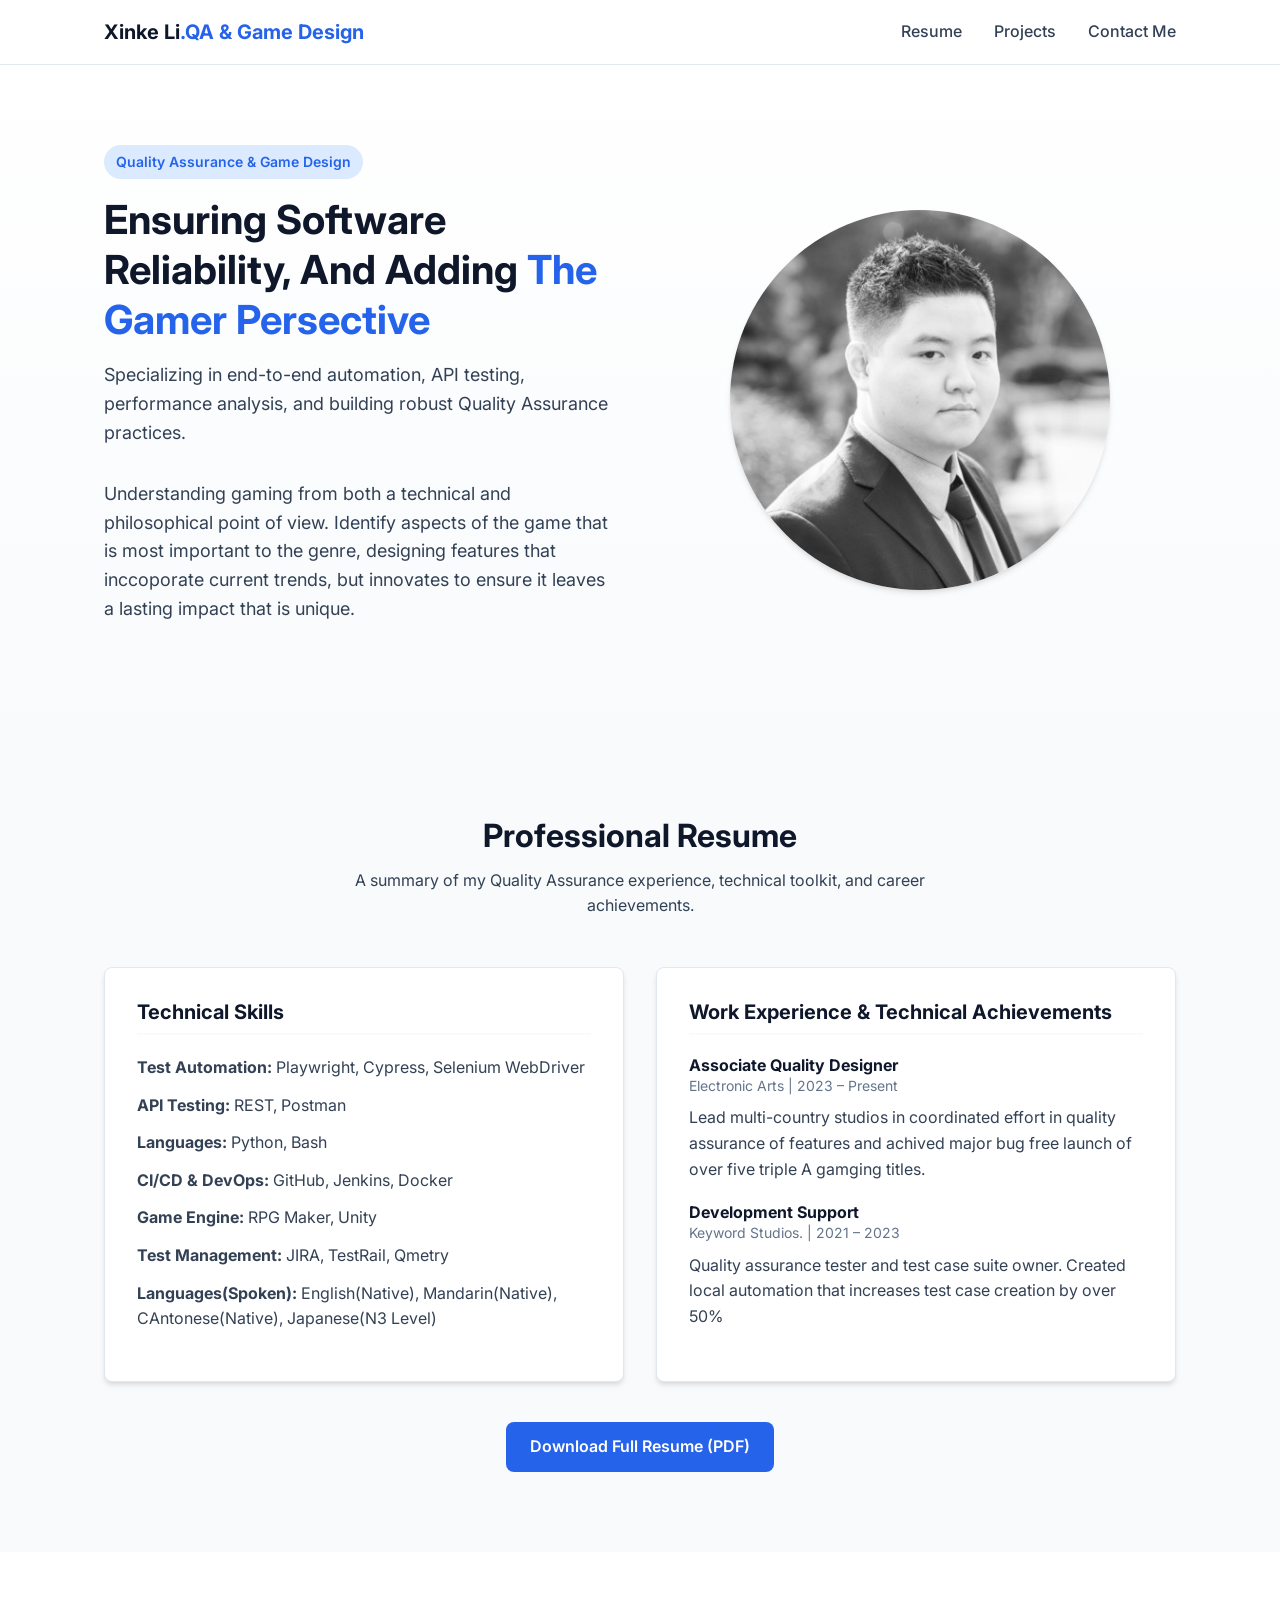
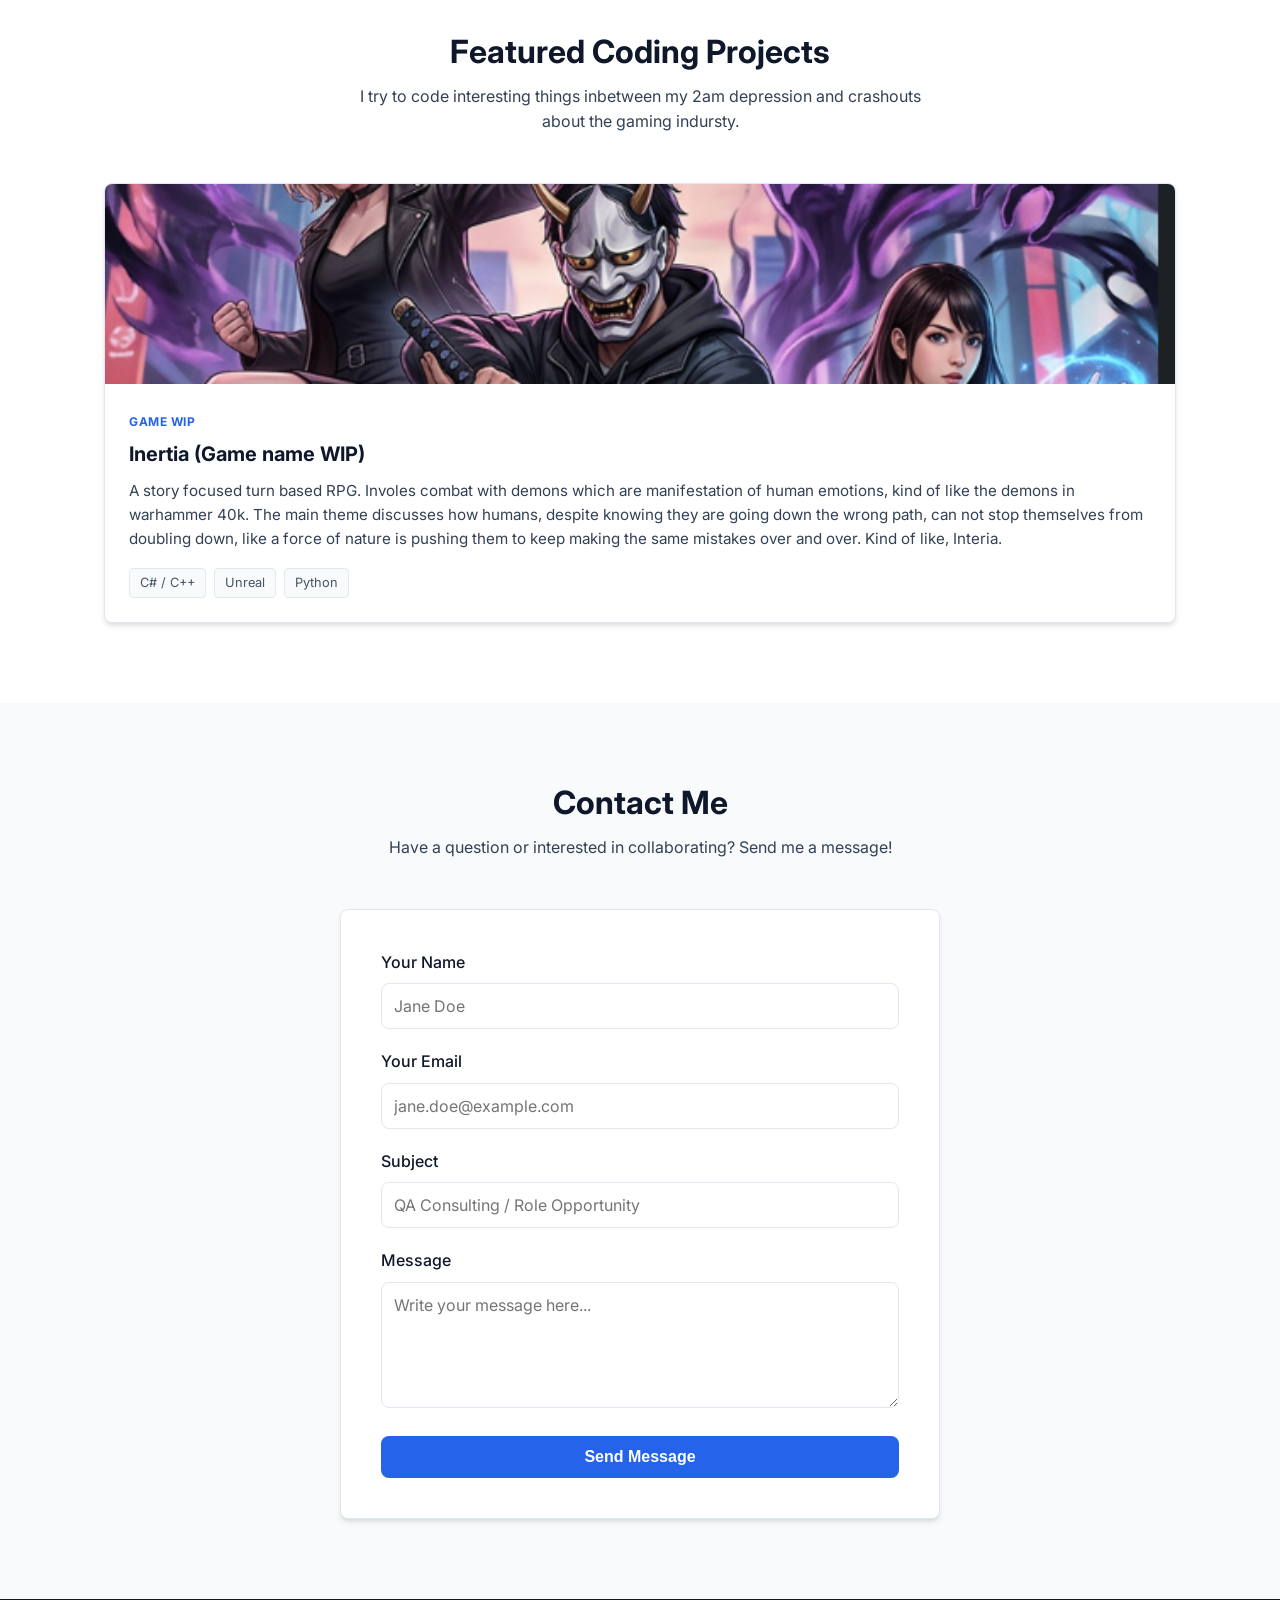
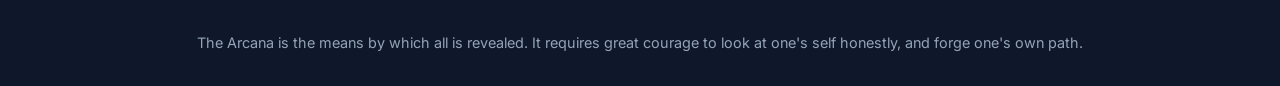
<file: index.html>
<!DOCTYPE html>
<html lang="en">
<head>
    <meta charset="UTF-8">
    <meta name="viewport" content="width=device-width, initial-scale=1.0">
    <title>Xinke (Felix) Li | Quality Assurance and Game Design</title>
    <link rel="stylesheet" href="styles.css">
    <!-- Google Fonts -->
    <link rel="preconnect" href="https://fonts.googleapis.com">
    <link rel="preconnect" href="https://fonts.gstatic.com" crossorigin>
    <link href="https://fonts.googleapis.com/css2?family=Inter:wght@300;400;500;600;700&display=swap" rel="stylesheet">
    <!-- Link external JavaScript -->
    <script src="script.js" defer></script>
</head>
<body>

    <!-- Header Navigation -->
    <header class="navbar">
        <div class="container nav-container">
            <a href="index.html" class="logo">Xinke Li<span class="highlight">.QA & Game Design</span></a>
            <nav>
                <ul class="nav-links">
                    <li><a href="#resume">Resume</a></li>
                    <li><a href="#projects">Projects</a></li>
                    <li><a href="#contact">Contact Me</a></li>
                </ul>
            </nav>
        </div>
    </header>

    <!-- Hero Section -->
    <section class="hero">
        <div class="container hero-container">
            <div class="hero-text">
                <span class="badge">Quality Assurance & Game Design</span>
                <h1>Ensuring Software Reliability, And Adding <span class="highlight">The Gamer Persective</span></h1>
                <p>Specializing in end-to-end automation, API testing, performance analysis, and building robust Quality Assurance practices.</p>
                <p>Understanding gaming from both a technical and philosophical point of view. Identify aspects of the game that is most important
                     to the genre, designing features that inccoporate current trends, but innovates to ensure it leaves a lasting impact that is unique.</p>
            </div>
            <div class="hero-image">
                <img src="img/headshot.jpg" alt="Alex Morgan - QA Engineer Placeholder">
            </div>
        </div>
    </section>

    <!-- Section 1: Resume -->
    <section id="resume" class="section bg-light">
        <div class="container">
            <div class="section-title">
                <h2>Professional Resume</h2>
                <p>A summary of my Quality Assurance experience, technical toolkit, and career achievements.</p>
            </div>

            <div class="resume-grid">
                <!-- Skills Column -->
                <div class="resume-card">
                    <h3>Technical Skills</h3>
                    <ul class="skills-list">
                        <li><strong>Test Automation:</strong> Playwright, Cypress, Selenium WebDriver</li>
                        <li><strong>API Testing:</strong> REST, Postman</li>
                        <li><strong>Languages:</strong> Python, Bash</li>
                        <li><strong>CI/CD & DevOps:</strong> GitHub, Jenkins, Docker</li>
                        <li><strong>Game Engine:</strong> RPG Maker, Unity</li>
                        <li><strong>Test Management:</strong> JIRA, TestRail, Qmetry</li>
                        <li><strong>Languages(Spoken):</strong> English(Native), Mandarin(Native), CAntonese(Native), Japanese(N3 Level)</li>
                    </ul>
                </div>

                <!-- Experience Column -->
                <div class="resume-card">
                    <h3>Work Experience & Technical Achievements</h3>
                    <div class="timeline-item">
                        <h4>Associate Quality Designer</h4>
                        <span class="timeline-date">Electronic Arts | 2023 – Present</span>
                        <p>Lead multi-country studios in coordinated effort in quality assurance of features and achived major bug free launch of over five triple A gamging titles.</p>
                    </div>
                    <div class="timeline-item">
                        <h4>Development Support</h4>
                        <span class="timeline-date">Keyword Studios. | 2021 – 2023</span>
                        <p>Quality assurance tester and test case suite owner. Created local automation that increases test case creation by over 50% </p>
                    </div>
                </div>
            </div>

            <div class="resume-download">
                <a href="resrouce/Xinke(Felix) Li Resume-2026Aug.pdf" download="Xinke(Felix) Li Resume-2026Aug.pdf" class="btn btn-primary">Download Full Resume (PDF)</a>
            </div>
    
    </section>

    <!-- Section 2: Code Projects -->
    <section id="projects" class="section">
        <div class="container">
            <div class="section-title">
                <h2>Featured Coding Projects</h2>
                <p>I try to code interesting things inbetween my 2am depression and crashouts about the gaming indursty.</p>
            </div>
                <!-- Project 1 Card Link -->
                <a href="project1.html" class="project-card">
                    <img src="img/gaem_scale.png" alt="Game_wip" class="project-img">
                    <div class="project-content">
                        <span class="project-tag">Game WIP</span>
                        <h3>Inertia (Game name WIP)</h3>
                        <p>A story focused turn based RPG. Involes combat with demons which are manifestation of human emotions, kind of like the demons in warhammer 40k.
                            The main theme discusses how humans, despite knowing they are going down the wrong path, can not stop themselves from doubling down, like a force of nature
                            is pushing them to keep making the same mistakes over and over. Kind of like, Interia.
                        </p>
                        <div class="project-tech">
                            <span>C# / C++</span>
                            <span>Unreal</span>
                            <span>Python</span>
                        </div>
                    </div>
                </a>
            </div>
        </div>
    </section>

    <!-- Section 3: Contact Me -->
    <section id="contact" class="section bg-light">
        <div class="container">
            <div class="section-title">
                <h2>Contact Me</h2>
                <p>Have a question or interested in collaborating? Send me a message!</p>
            </div>

            <div class="contact-wrapper">
                <form class="contact-form" id="contact-form" action="#" method="POST">

                    <div class="form-group">
                        <label for="name">Your Name</label>
                        <input type="text" id="name" name="name" placeholder="Jane Doe" required>
                    </div>

                    <div class="form-group">
                        <label for="email">Your Email</label>
                        <input type="email" id="email" name="email" placeholder="jane.doe@example.com" required>
                    </div>

                    <div class="form-group">
                        <label for="subject">Subject</label>
                        <input type="text" id="subject" name="subject" placeholder="QA Consulting / Role Opportunity" required>
                    </div>

                    <div class="form-group">
                        <label for="message">Message</label>
                        <textarea id="message" name="message" rows="5" placeholder="Write your message here..." required></textarea>
                    </div>

                    <button type="submit" class="btn btn-primary btn-block">Send Message</button>
                </form>
            </div>
        </div>
    </section>

    <!-- Footer -->
    <footer class="footer">
        <div class="container">
            <p>The Arcana is the means by which all is revealed. 
                It requires great courage to look at one's self honestly, and forge one's own path.
            </p>
        </div>
    </footer>

</body>
</html>
</file>
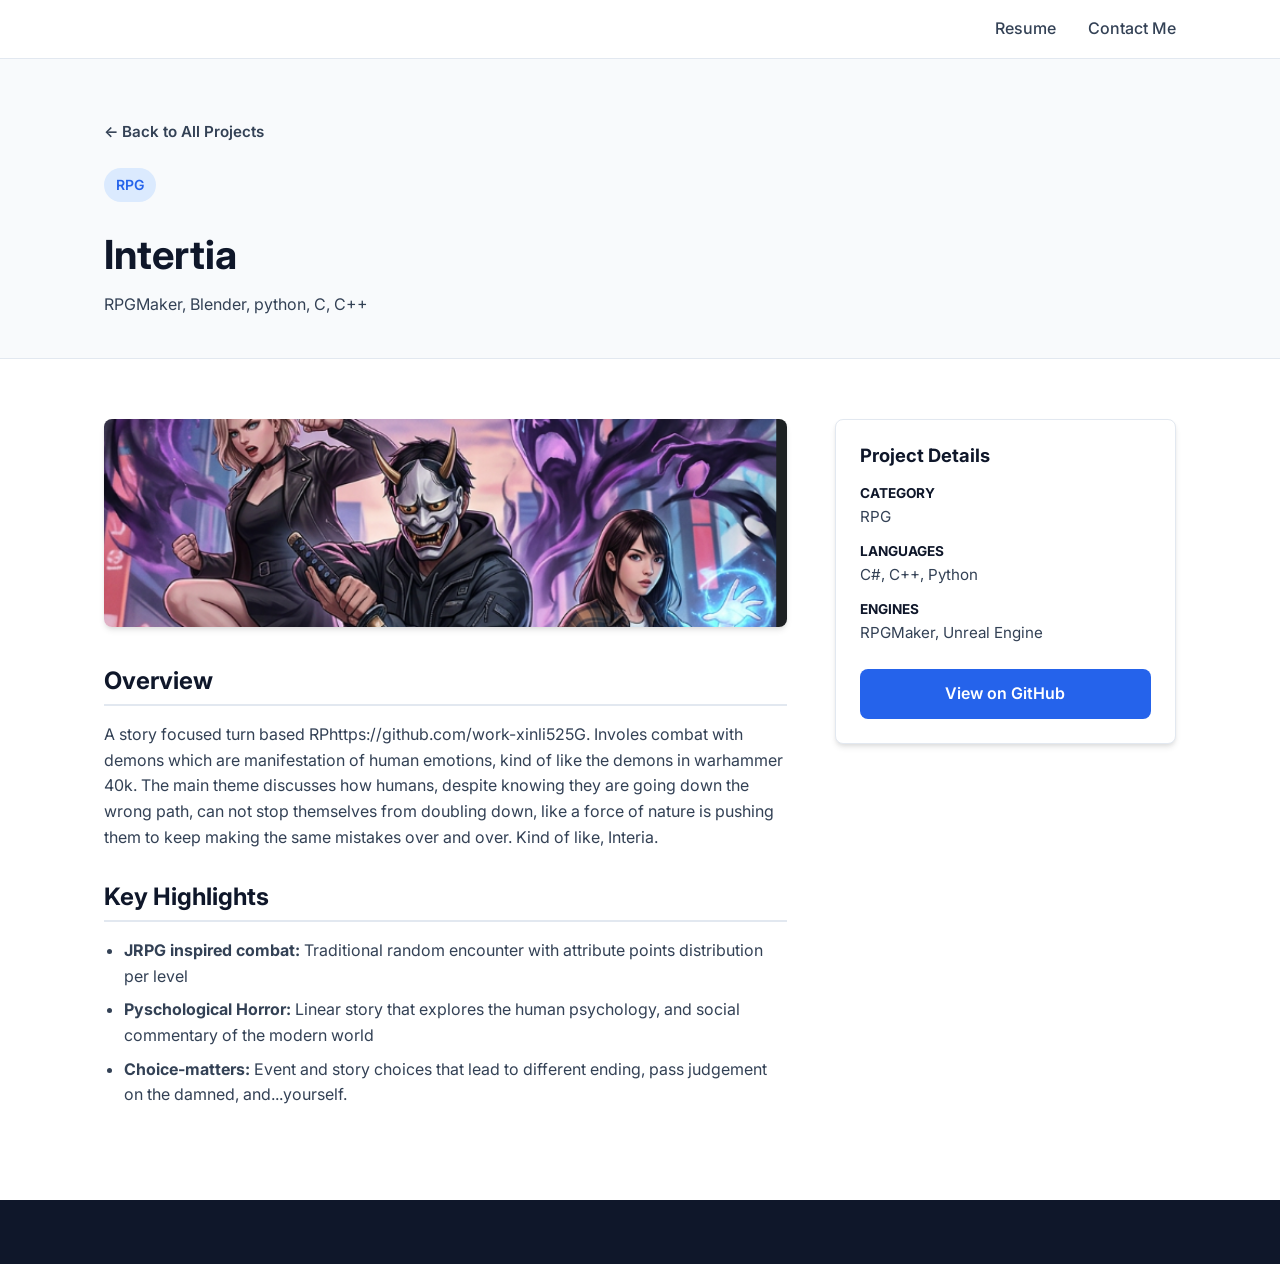
<file: project1.html>
<!DOCTYPE html>
<html lang="en">
<head>
    <meta charset="UTF-8">
    <meta name="viewport" content="width=device-width, initial-scale=1.0">
    <title>Game Related Projects | Alex Morgan</title>
    <link rel="stylesheet" href="styles.css">
    <link href="https://fonts.googleapis.com/css2?family=Inter:wght@300;400;500;600;700&display=swap" rel="stylesheet">
</head>
<body>

    <header class="navbar">
        <div class="container nav-container">
            <a href="index.html" class="logo"><span class="highlight"></span></a>
            <nav>
                <ul class="nav-links">
                    <li><a href="index.html#resume">Resume</a></li>
                    <li><a href="index.html#contact">Contact Me</a></li>
                </ul>
            </nav>
        </div>
    </header>

    <div class="project-detail-header">
        <div class="container">
            <a href="index.html#projects" class="btn-back">&larr; Back to All Projects</a>
            <div class="project-header-content">
                <span class="badge">RPG</span>
                <h1>Intertia</h1>
                <p>
                    RPGMaker, Blender, python, C, C++
                </p>
            </div>
        </div>
    </div>

    <div class="project-detail-body">
        <div class="container project-body-grid">
            <div class="project-main">
                <img src="img/gaem_scale.png" alt="Game Projects" class="project-banner-img">

                <div class="project-section-block">
                    <h2>Overview</h2>
                    <p>
                    A story focused turn based RPhttps://github.com/work-xinli525G. Involes combat with demons which are manifestation of human emotions, kind of like the demons in warhammer 40k.
                    The main theme discusses how humans, despite knowing they are going down the wrong path, can not stop themselves from doubling down, like a force of nature
                    is pushing them to keep making the same mistakes over and over. Kind of like, Interia.
                    </p>
                </div>

                <div class="project-section-block">
                    <h2>Key Highlights</h2>
                    <ul>
                        <li><strong>JRPG inspired combat:</strong> Traditional random encounter with attribute points distribution per level</li>
                        <li><strong>Pyschological Horror:</strong> Linear story that explores the human psychology, and social commentary of the modern world</li>
                        <li><strong>Choice-matters:</strong> Event and story choices that lead to different ending, pass judgement on the damned, and...yourself.</li>
                    </ul>
                </div>
            </div>

            <div class="project-sidebar">
                <h3>Project Details</h3>
                <ul class="sidebar-meta">
                    <li><strong>Category</strong> RPG</li>
                    <li><strong>Languages</strong> C#, C++, Python</li>
                    <li><strong>Engines</strong> RPGMaker, Unreal Engine</li>
                </ul>
                <a href="https://github.com/work-xinli525" target="_blank" rel="noopener noreferrer" class="btn btn-primary btn-block">View on GitHub</a>
            </div>
        </div>
    </div>

    <footer class="footer">
        <div class="container">
            <p></p>
        </div>
    </footer>

</body>
</html>
</file>
<file: styles.css>
/* ==========================================================================
   Base Styles & Variables
   ========================================================================== */
:root {
    --primary-color: #2563eb;
    --primary-hover: #1d4ed8;
    --dark-bg: #0f172a;
    --card-bg: #ffffff;
    --text-color: #334155;
    --heading-color: #0f172a;
    --bg-light: #f8fafc;
    --border-color: #e2e8f0;
    --shadow: 0 4px 6px -1px rgba(0, 0, 0, 0.1), 0 2px 4px -1px rgba(0, 0, 0, 0.06);
    --radius: 8px;
    --transition: all 0.3s ease;
}

* {
    margin: 0;
    padding: 0;
    box-sizing: border-box;
}

html {
    scroll-behavior: smooth;
}

body {
    font-family: 'Inter', system-ui, -apple-system, sans-serif;
    color: var(--text-color);
    background-color: #ffffff;
    line-height: 1.6;
}

.container {
    max-width: 1120px;
    margin: 0 auto;
    padding: 0 24px;
}

h1, h2, h3, h4 {
    color: var(--heading-color);
    line-height: 1.25;
}

/* ==========================================================================
   Navigation Bar
   ========================================================================== */
.navbar {
    position: sticky;
    top: 0;
    background-color: rgba(255, 255, 255, 0.95);
    backdrop-filter: blur(8px);
    border-bottom: 1px solid var(--border-color);
    z-index: 1000;
    padding: 16px 0;
}

.nav-container {
    display: flex;
    justify-content: space-between;
    align-items: center;
}

.logo {
    font-size: 1.25rem;
    font-weight: 700;
    text-decoration: none;
    color: var(--heading-color);
}

.highlight {
    color: var(--primary-color);
}

.nav-links {
    display: flex;
    list-style: none;
    gap: 32px;
}

.nav-links a {
    text-decoration: none;
    color: var(--text-color);
    font-weight: 500;
    transition: var(--transition);
}

.nav-links a:hover {
    color: var(--primary-color);
}

/* ==========================================================================
   Hero Section
   ========================================================================== */
.hero {
    padding: 80px 0;
    background: linear-gradient(180deg, #ffffff 0%, var(--bg-light) 100%);
}

.hero-container {
    display: grid;
    grid-template-columns: 1fr 1fr;
    gap: 48px;
    align-items: center;
}

.badge {
    display: inline-block;
    padding: 6px 12px;
    background-color: #dbeafe;
    color: var(--primary-color);
    border-radius: 20px;
    font-size: 0.875rem;
    font-weight: 600;
    margin-bottom: 16px;
}

.hero-text h1 {
    font-size: 2.5rem;
    font-weight: 700;
    margin-bottom: 16px;
}

.hero-text p {
    font-size: 1.125rem;
    margin-bottom: 32px;
}

.hero-image img {
    width: 100%;
    max-width: 380px;
    border-radius: 50%;
    box-shadow: var(--shadow);
    display: block;
    margin: 0 auto;
}

/* ==========================================================================
   Buttons & Links
   ========================================================================== */
.btn {
    display: inline-block;
    padding: 12px 24px;
    font-size: 1rem;
    font-weight: 600;
    text-decoration: none;
    border-radius: var(--radius);
    transition: var(--transition);
    cursor: pointer;
    border: none;
    text-align: center;
}

.btn-primary {
    background-color: var(--primary-color);
    color: #ffffff;
}

.btn-primary:hover {
    background-color: var(--primary-hover);
}

.btn-secondary {
    background-color: #ffffff;
    color: var(--heading-color);
    border: 1px solid var(--border-color);
}

.btn-secondary:hover {
    background-color: var(--bg-light);
}

.btn-block {
    width: 100%;
}

.btn-back {
    display: inline-flex;
    align-items: center;
    gap: 8px;
    margin-bottom: 24px;
    color: var(--text-color);
    text-decoration: none;
    font-weight: 600;
    font-size: 0.95rem;
}

.btn-back:hover {
    color: var(--primary-color);
}

/* ==========================================================================
   Sections & Layout
   ========================================================================== */
.section {
    padding: 80px 0;
}

.bg-light {
    background-color: var(--bg-light);
}

.section-title {
    text-align: center;
    max-width: 600px;
    margin: 0 auto 48px auto;
}

.section-title h2 {
    font-size: 2rem;
    margin-bottom: 12px;
}

/* ==========================================================================
   Resume Section
   ========================================================================== */
.resume-grid {
    display: grid;
    grid-template-columns: 1fr 1fr;
    gap: 32px;
    margin-bottom: 40px;
}

.resume-card {
    background-color: var(--card-bg);
    padding: 32px;
    border-radius: var(--radius);
    box-shadow: var(--shadow);
    border: 1px solid var(--border-color);
}

.resume-card h3 {
    margin-bottom: 20px;
    font-size: 1.25rem;
    border-bottom: 2px solid var(--bg-light);
    padding-bottom: 8px;
}

.skills-list {
    list-style: none;
}

.skills-list li {
    margin-bottom: 12px;
}

.timeline-item {
    margin-bottom: 20px;
}

.timeline-date {
    display: block;
    font-size: 0.875rem;
    color: #64748b;
    margin-bottom: 8px;
}

.resume-download {
    text-align: center;
}

/* ==========================================================================
   Code Projects Section & Card Hyperlinks
   ========================================================================== */
.projects-grid {
    display: grid;
    grid-template-columns: repeat(auto-fit, minmax(320px, 1fr));
    gap: 32px;
}

/* Project Container as a Hyperlink (No Underline) */
.project-card,
.project-card:hover,
.project-card:focus,
.project-card * {
    text-decoration: none;
}

.project-card {
    display: block;
    color: inherit;
    background-color: var(--card-bg);
    border-radius: var(--radius);
    overflow: hidden;
    box-shadow: var(--shadow);
    border: 1px solid var(--border-color);
    transition: var(--transition);
    cursor: pointer;
}

.project-card:hover {
    transform: translateY(-6px);
    border-color: var(--primary-color);
    box-shadow: 0 12px 20px -5px rgba(37, 99, 235, 0.15);
}

.project-img {
    width: 100%;
    height: 200px;
    object-fit: cover;
    display: block;
}

.project-content {
    padding: 24px;
}

.project-tag {
    font-size: 0.75rem;
    font-weight: 700;
    color: var(--primary-color);
    text-transform: uppercase;
    letter-spacing: 0.5px;
}

.project-content h3 {
    margin: 8px 0 12px 0;
    font-size: 1.25rem;
}

.project-content p {
    font-size: 0.95rem;
    margin-bottom: 16px;
    color: var(--text-color);
}

.project-tech {
    display: flex;
    gap: 8px;
    flex-wrap: wrap;
}

.project-tech span {
    background-color: var(--bg-light);
    padding: 4px 10px;
    font-size: 0.8rem;
    border-radius: 4px;
    border: 1px solid var(--border-color);
    color: #475569;
}

/* ==========================================================================
   Project Detail Page Styles
   ========================================================================== */
.project-detail-header {
    padding: 60px 0 40px 0;
    background-color: var(--bg-light);
    border-bottom: 1px solid var(--border-color);
}

.project-header-content {
    max-width: 800px;
}

.project-header-content h1 {
    font-size: 2.5rem;
    margin: 12px 0;
}

.project-detail-body {
    padding: 60px 0;
}

.project-body-grid {
    display: grid;
    grid-template-columns: 2fr 1fr;
    gap: 48px;
}

.project-banner-img {
    width: 100%;
    max-height: 400px;
    object-fit: cover;
    border-radius: var(--radius);
    box-shadow: var(--shadow);
    margin-bottom: 32px;
}

.project-section-block {
    margin-bottom: 32px;
}

.project-section-block h2 {
    font-size: 1.5rem;
    margin-bottom: 16px;
    border-bottom: 2px solid var(--border-color);
    padding-bottom: 8px;
}

.project-section-block ul {
    padding-left: 20px;
    margin-bottom: 16px;
}

.project-section-block li {
    margin-bottom: 8px;
}

.project-sidebar {
    background-color: var(--card-bg);
    padding: 24px;
    border-radius: var(--radius);
    border: 1px solid var(--border-color);
    box-shadow: var(--shadow);
    height: fit-content;
}

.project-sidebar h3 {
    margin-bottom: 16px;
    font-size: 1.15rem;
}

.sidebar-meta {
    list-style: none;
    margin-bottom: 24px;
}

.sidebar-meta li {
    margin-bottom: 12px;
    font-size: 0.95rem;
}

.sidebar-meta strong {
    display: block;
    color: var(--heading-color);
    font-size: 0.85rem;
    text-transform: uppercase;
}

/* ==========================================================================
   Contact Section
   ========================================================================== */
.contact-wrapper {
    max-width: 600px;
    margin: 0 auto;
    background-color: var(--card-bg);
    padding: 40px;
    border-radius: var(--radius);
    box-shadow: var(--shadow);
    border: 1px solid var(--border-color);
}

.form-group {
    margin-bottom: 20px;
}

.form-group label {
    display: block;
    margin-bottom: 8px;
    font-weight: 500;
    color: var(--heading-color);
}

.form-group input,
.form-group textarea {
    width: 100%;
    padding: 12px;
    border: 1px solid var(--border-color);
    border-radius: var(--radius);
    font-family: inherit;
    font-size: 1rem;
    transition: var(--transition);
}

.form-group input:focus,
.form-group textarea:focus {
    outline: none;
    border-color: var(--primary-color);
    box-shadow: 0 0 0 3px rgba(37, 99, 235, 0.15);
}

/* ==========================================================================
   Footer
   ========================================================================== */
.footer {
    background-color: var(--dark-bg);
    color: #94a3b8;
    padding: 32px 0;
    text-align: center;
    font-size: 0.9rem;
}

/* ==========================================================================
   Responsive Design
   ========================================================================== */
@media (max-width: 768px) {
    .hero-container,
    .resume-grid,
    .project-body-grid {
        grid-template-columns: 1fr;
    }

    .hero-text h1 {
        font-size: 2rem;
    }

    .nav-links {
        gap: 16px;
    }
}
</file>
